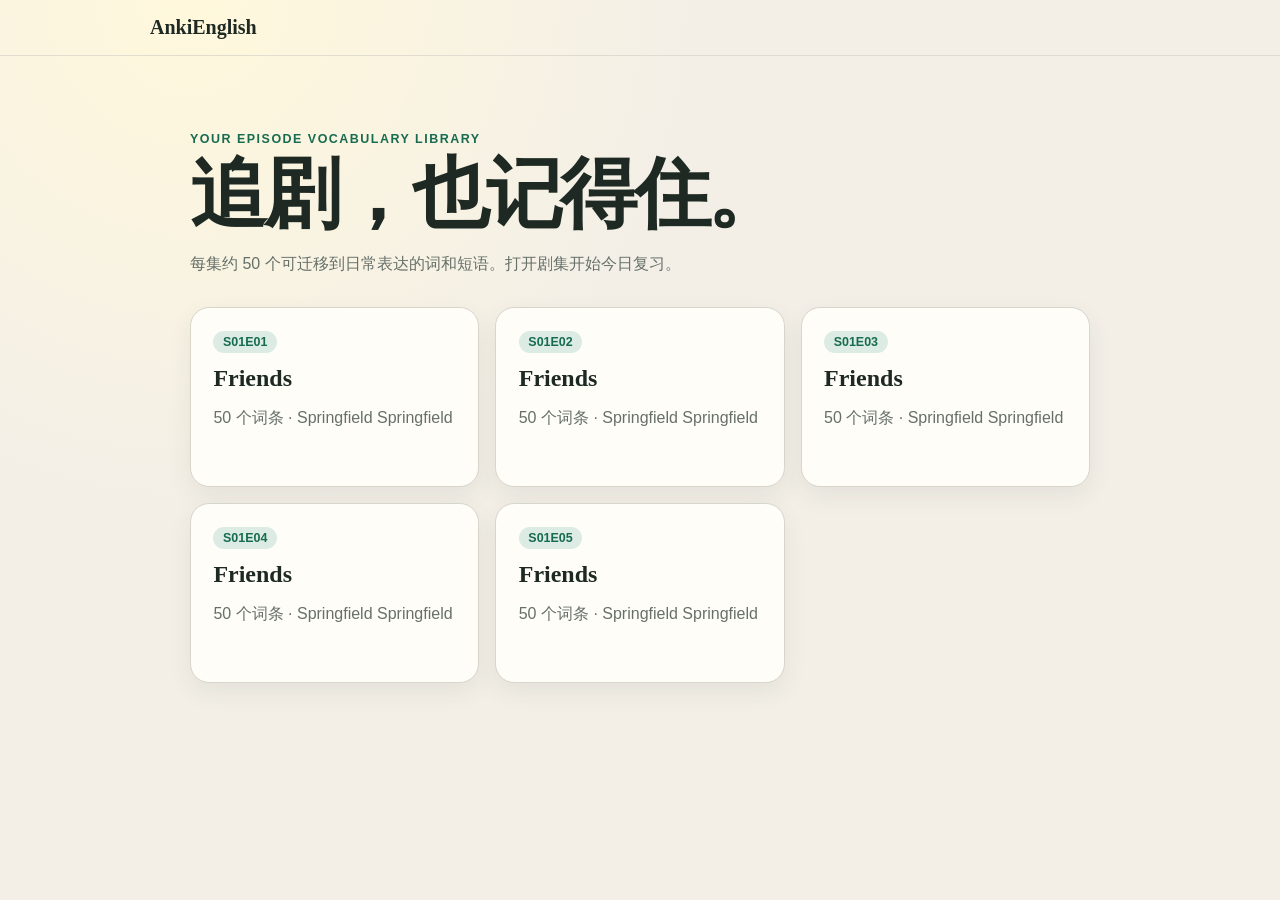
<file: docs/index.html>
<!doctype html>
<html lang="zh-CN">
<head>
  <meta charset="utf-8">
  <meta name="viewport" content="width=device-width, initial-scale=1">
  <meta name="color-scheme" content="light dark">
  <title>AnkiEnglish 学习库</title>
  <link rel="stylesheet" href="styles.css">
</head>
<body>
  <header class="topbar"><span class="brand">AnkiEnglish</span></header>
  <main class="layout">
    <section class="deck-heading">
      <p class="eyebrow">Your episode vocabulary library</p>
      <h1>追剧，也记得住。</h1>
      <p class="translation">每集约 50 个可迁移到日常表达的词和短语。打开剧集开始今日复习。</p>
    </section>
    <section id="catalog" class="catalog-grid" aria-live="polite"></section>
    <section id="empty" class="empty-panel" hidden>
      <h2>还没有学习包</h2>
      <p>运行 AnkiEnglish 生成并发布第一集。</p>
    </section>
  </main>
  <script type="module" src="catalog.js"></script>
</body>
</html>
</file>
<file: docs/styles.css>
:root {
  --bg: #f3efe7;
  --surface: #fffdf8;
  --ink: #1d2922;
  --muted: #667069;
  --line: #d8d5cb;
  --accent: #176b50;
  --accent-soft: #dcece5;
  --warn: #9d4f1f;
  --shadow: 0 18px 55px rgba(45, 56, 48, 0.12);
  font-family: Inter, ui-sans-serif, -apple-system, BlinkMacSystemFont, "Segoe UI", sans-serif;
  color: var(--ink);
  background: var(--bg);
}

* { box-sizing: border-box; }
body { margin: 0; min-height: 100vh; background: radial-gradient(circle at 15% 0%, #fff8dc 0, transparent 32rem), var(--bg); }
button, .file-button { font: inherit; }
button, a, .file-button, select { -webkit-tap-highlight-color: transparent; }
button:focus-visible, a:focus-visible, select:focus-visible, .file-button:focus-within { outline: 3px solid #70b99f; outline-offset: 3px; }

.topbar { display: flex; align-items: center; justify-content: space-between; gap: 1rem; padding: 1rem max(1rem, calc((100vw - 980px) / 2)); border-bottom: 1px solid color-mix(in srgb, var(--line) 75%, transparent); }
.brand { color: var(--ink); font-family: Georgia, "Times New Roman", serif; font-size: 1.25rem; font-weight: 700; text-decoration: none; }
.toolbar { display: flex; flex-wrap: wrap; gap: .55rem; justify-content: flex-end; }
.ghost, .primary, .mode-toggle, .ratings button, .listening-choices button { border: 1px solid var(--line); border-radius: 999px; cursor: pointer; padding: .65rem 1rem; background: rgba(255,255,255,.55); color: var(--ink); }
.ghost:hover, .mode-toggle:hover { background: var(--surface); }
.mode-toggle { border-color: var(--accent); color: var(--accent); font-weight: 800; }
.mode-toggle.active { background: var(--accent); color: white; }
.mode-toggle:disabled { cursor: not-allowed; opacity: .55; }
.file-button { display: inline-flex; align-items: center; }
.file-button input { position: absolute; width: 1px; height: 1px; opacity: 0; }

.layout { width: min(900px, calc(100% - 2rem)); margin: 0 auto; padding: 4rem 0 2rem; }
.deck-heading { margin-bottom: 2rem; }
.eyebrow { color: var(--accent); font-size: .78rem; font-weight: 800; letter-spacing: .12em; text-transform: uppercase; }
h1, h2 { font-family: Georgia, "Times New Roman", serif; }
h1 { font-size: clamp(2.2rem, 7vw, 4.8rem); line-height: .95; letter-spacing: -.04em; margin: .45rem 0 1.4rem; }
.stats { display: flex; flex-wrap: wrap; align-items: center; gap: .7rem 1.25rem; color: var(--muted); }
.stats strong { color: var(--ink); }
.badge { display: inline-flex; padding: .25rem .6rem; border-radius: 999px; background: var(--accent-soft); color: var(--accent); font-size: .78rem; font-weight: 700; }

.review-card, .empty-panel { padding: clamp(1.4rem, 5vw, 3.4rem); border: 1px solid var(--line); border-radius: 1.5rem; background: color-mix(in srgb, var(--surface) 92%, transparent); box-shadow: var(--shadow); }
.card-meta { display: flex; flex-wrap: wrap; align-items: center; gap: .6rem; color: var(--muted); font-size: .86rem; }
#review-status { color: var(--warn); font-weight: 700; }
.review-card h2 { margin: 2.2rem 0 .15rem; font-size: clamp(2rem, 6vw, 4rem); letter-spacing: -.025em; }
.ipa { color: var(--muted); margin-top: 0; }
blockquote { border-left: 3px solid var(--accent); margin: 2.5rem 0; padding-left: 1.2rem; font-family: Georgia, "Times New Roman", serif; font-size: clamp(1.25rem, 3vw, 1.7rem); line-height: 1.5; }
.primary { background: var(--accent); color: white; border-color: var(--accent); font-weight: 800; }
.reveal { width: 100%; padding: .9rem 1.2rem; }
.answer { border-top: 1px solid var(--line); margin-top: 2rem; padding-top: 1.6rem; }
.definition { font-size: 1.25rem; font-weight: 750; }
.translation, .notes { color: var(--muted); }
.example-box { margin: 1.5rem 0; padding: 1.1rem 1.2rem; background: var(--accent-soft); border-radius: 1rem; }
.example-box span { color: var(--accent); font-size: .75rem; font-weight: 800; letter-spacing: .08em; text-transform: uppercase; }
.example-box p { margin: .55rem 0 0; }
.ratings { display: grid; grid-template-columns: repeat(4, 1fr); gap: .6rem; margin-top: 2rem; }
.ratings button { border-radius: .75rem; font-weight: 750; }
.ratings .again { border-color: #c77b70; }
.ratings .hard { border-color: #c9a34d; }
.ratings .good { border-color: #58a582; }
.ratings .easy { border-color: #4d87b8; }
.ratings button:hover { transform: translateY(-1px); background: var(--surface); }

.listening-prompt { text-align: center; }
.listening-prompt h2 { margin: .55rem 0; font-size: clamp(1.7rem, 5vw, 2.7rem); }
.step-label { margin: 0; color: var(--accent); font-size: .76rem; font-weight: 800; letter-spacing: .08em; text-transform: uppercase; }
.audio-orb { width: 6.5rem; height: 6.5rem; display: grid; place-items: center; margin: .3rem auto 1.4rem; border: 1px solid color-mix(in srgb, var(--accent) 35%, var(--line)); border-radius: 50%; background: var(--accent-soft); color: var(--accent); font-size: 1.45rem; box-shadow: 0 0 0 0 color-mix(in srgb, var(--accent) 25%, transparent); }
.audio-orb span { transform: translateX(.12rem); }
.audio-orb.speaking { animation: listening-pulse 1.3s ease-out infinite; }
@keyframes listening-pulse { 0% { box-shadow: 0 0 0 0 color-mix(in srgb, var(--accent) 35%, transparent); } 70% { box-shadow: 0 0 0 1.2rem transparent; } 100% { box-shadow: 0 0 0 0 transparent; } }
.tts-status { min-height: 1.5em; color: var(--muted); }
.audio-controls { display: flex; flex-wrap: wrap; justify-content: center; gap: .65rem; margin: 1.2rem 0; }
.voice-picker { display: grid; gap: .45rem; width: min(100%, 32rem); margin: 0 auto 1.5rem; color: var(--muted); font-size: .82rem; text-align: left; }
.voice-picker select { width: 100%; border: 1px solid var(--line); border-radius: .7rem; padding: .7rem .8rem; background: var(--surface); color: var(--ink); }
.listening-choices { display: grid; grid-template-columns: repeat(3, 1fr); gap: .7rem; margin-top: 1.5rem; }
.listening-choices button { display: grid; justify-items: start; gap: .45rem; min-height: 6.3rem; border-radius: 1rem; background: var(--surface); text-align: left; }
.listening-choices button:hover { border-color: var(--accent); transform: translateY(-1px); }
.listening-choices strong { display: grid; width: 1.7rem; height: 1.7rem; place-items: center; border-radius: 50%; background: var(--accent-soft); color: var(--accent); }
.listening-result { display: inline-flex; margin: 1rem 0 .25rem; padding: .4rem .7rem; border-radius: .6rem; background: var(--accent-soft); color: var(--accent); font-size: .85rem; font-weight: 700; }
.text-panel .step-label, .answer .step-label { margin-top: 1.3rem; }

.empty-panel { text-align: center; padding-block: 4rem; }
.complete-mark { width: 3.5rem; height: 3.5rem; display: grid; place-items: center; margin: 0 auto 1rem; border-radius: 50%; background: var(--accent); color: white; font-size: 1.6rem; }
.empty-panel h2 { font-size: 2rem; margin-bottom: .5rem; }
.empty-panel p { color: var(--muted); }
.source-footer { display: flex; flex-wrap: wrap; gap: .6rem 1.3rem; padding: 2rem .25rem; color: var(--muted); font-size: .82rem; }
.source-footer a { color: var(--accent); }

.catalog-grid { display: grid; grid-template-columns: repeat(auto-fit, minmax(250px, 1fr)); gap: 1rem; }
.catalog-card { display: block; min-height: 180px; padding: 1.4rem; border: 1px solid var(--line); border-radius: 1.2rem; background: var(--surface); color: var(--ink); text-decoration: none; box-shadow: 0 9px 25px rgba(45,56,48,.07); }
.catalog-card:hover { transform: translateY(-2px); box-shadow: var(--shadow); }
.catalog-card h2 { margin: .8rem 0 .35rem; font-size: 1.5rem; }
.catalog-card p { color: var(--muted); }
.catalog-card .warning { color: var(--warn); }

@media (max-width: 640px) {
  .topbar { align-items: flex-start; flex-direction: column; }
  .toolbar { justify-content: flex-start; }
  .layout { padding-top: 2.3rem; }
  .ratings, .listening-choices { grid-template-columns: repeat(2, 1fr); }
  .listening-choices button:last-child { grid-column: 1 / -1; }
}

@media (prefers-color-scheme: dark) {
  :root { --bg: #101612; --surface: #172019; --ink: #ecf3ed; --muted: #aab5ad; --line: #344139; --accent: #76d5ae; --accent-soft: #203a30; --warn: #f1a36f; --shadow: 0 18px 55px rgba(0,0,0,.3); }
  body { background: radial-gradient(circle at 15% 0%, #293424 0, transparent 32rem), var(--bg); }
  .ghost { background: rgba(23,32,25,.7); }
}
</file>
